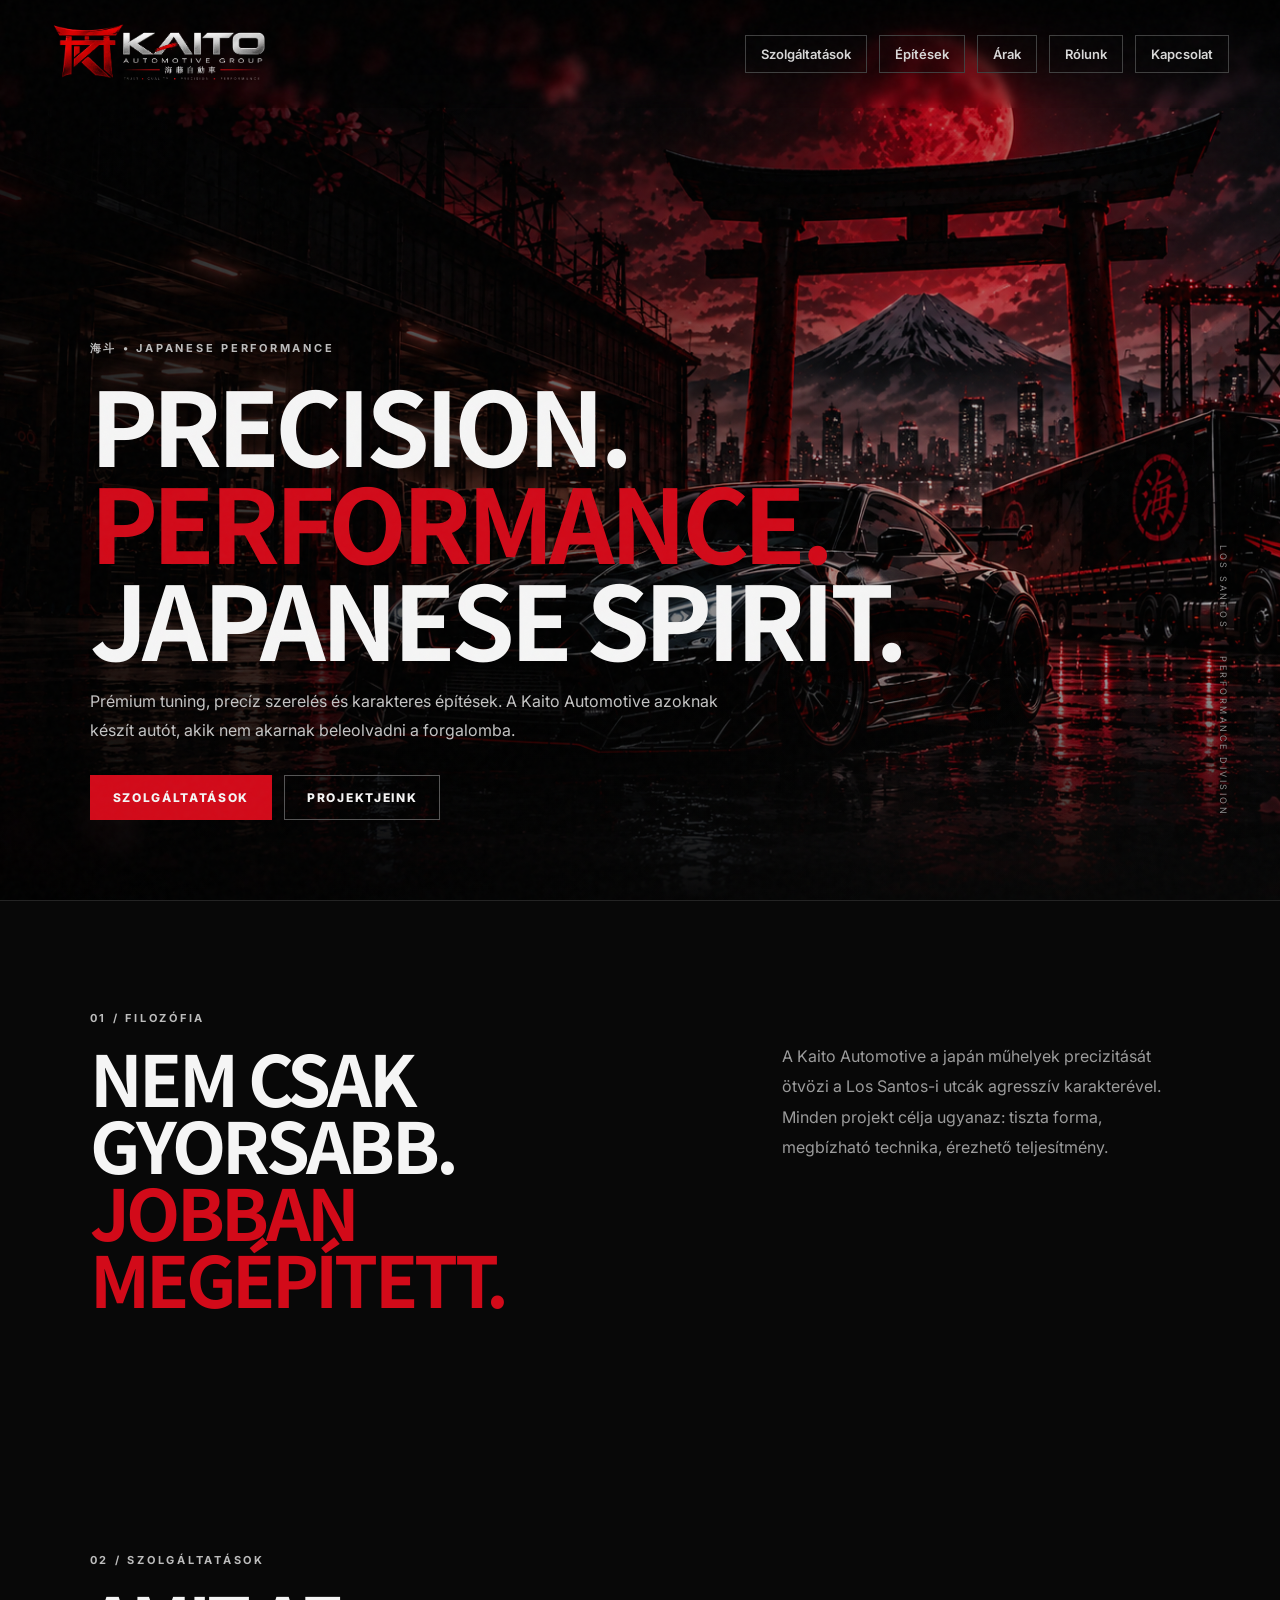
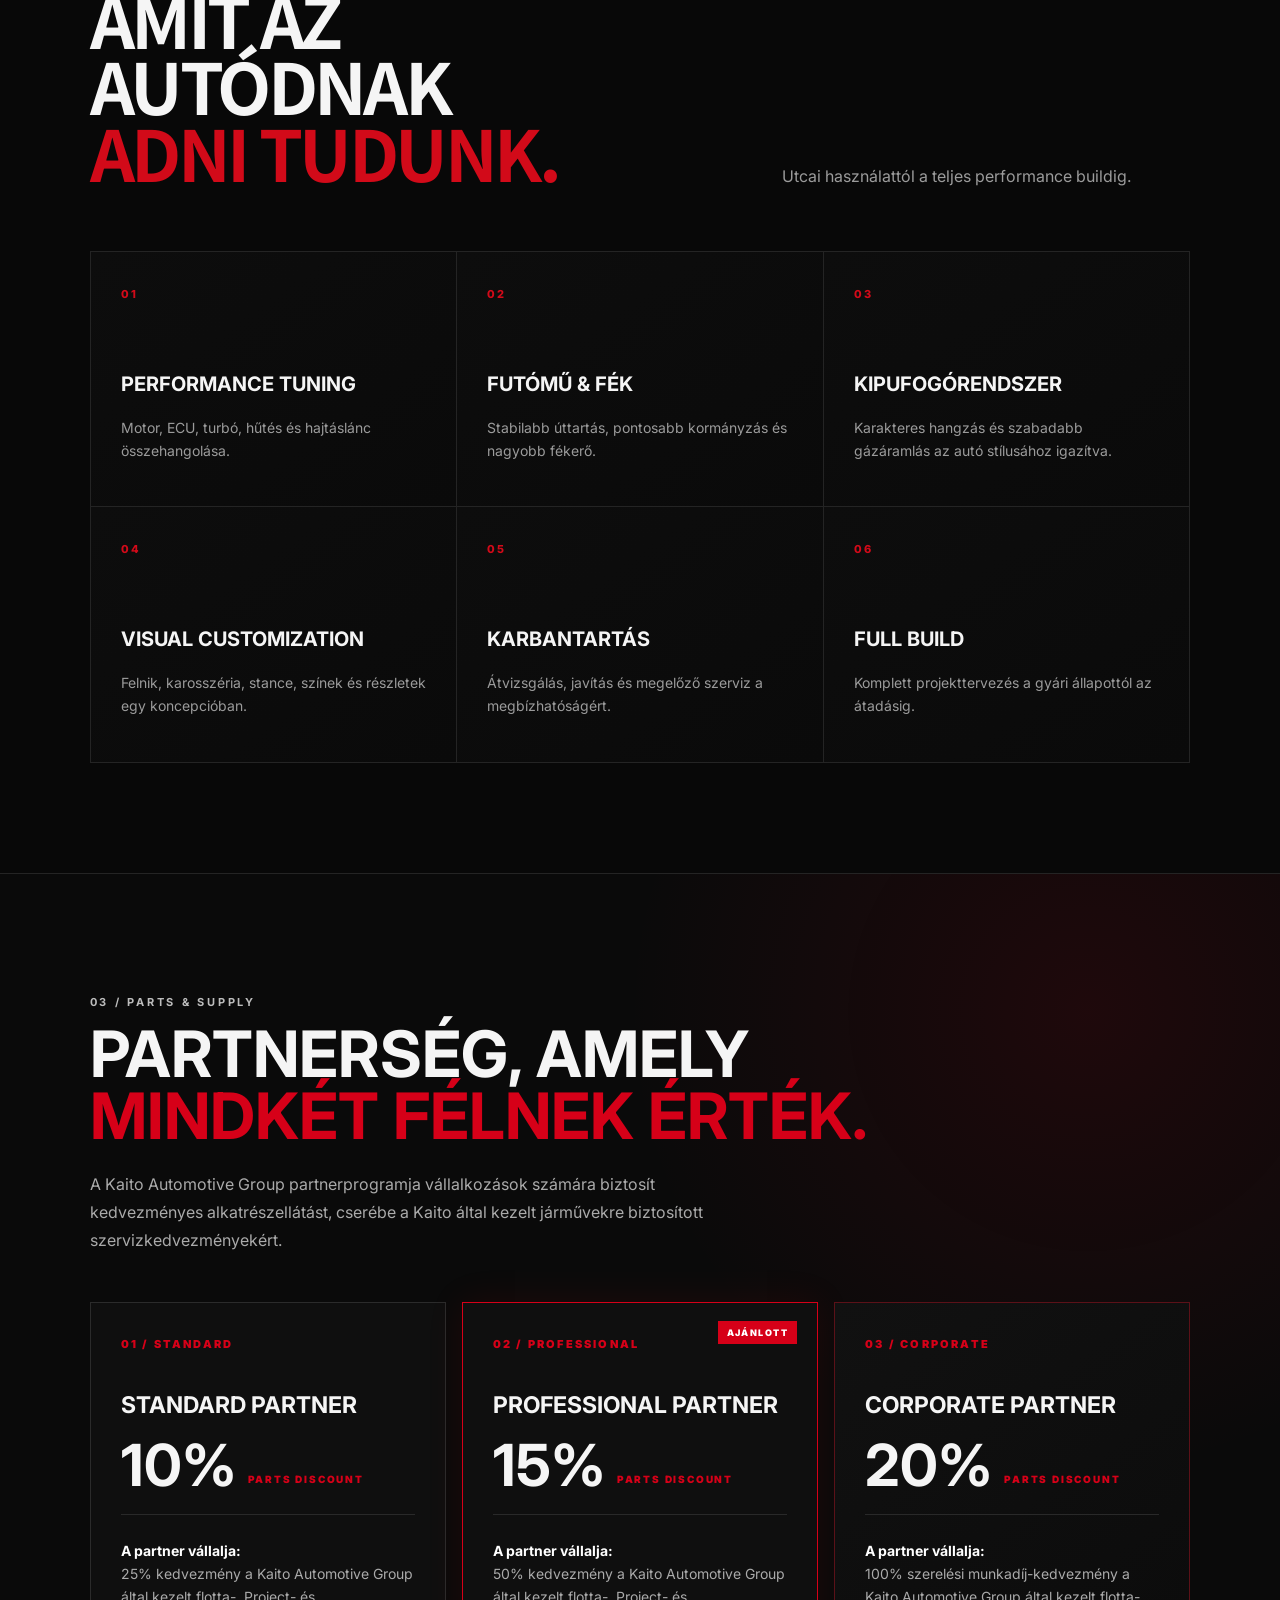
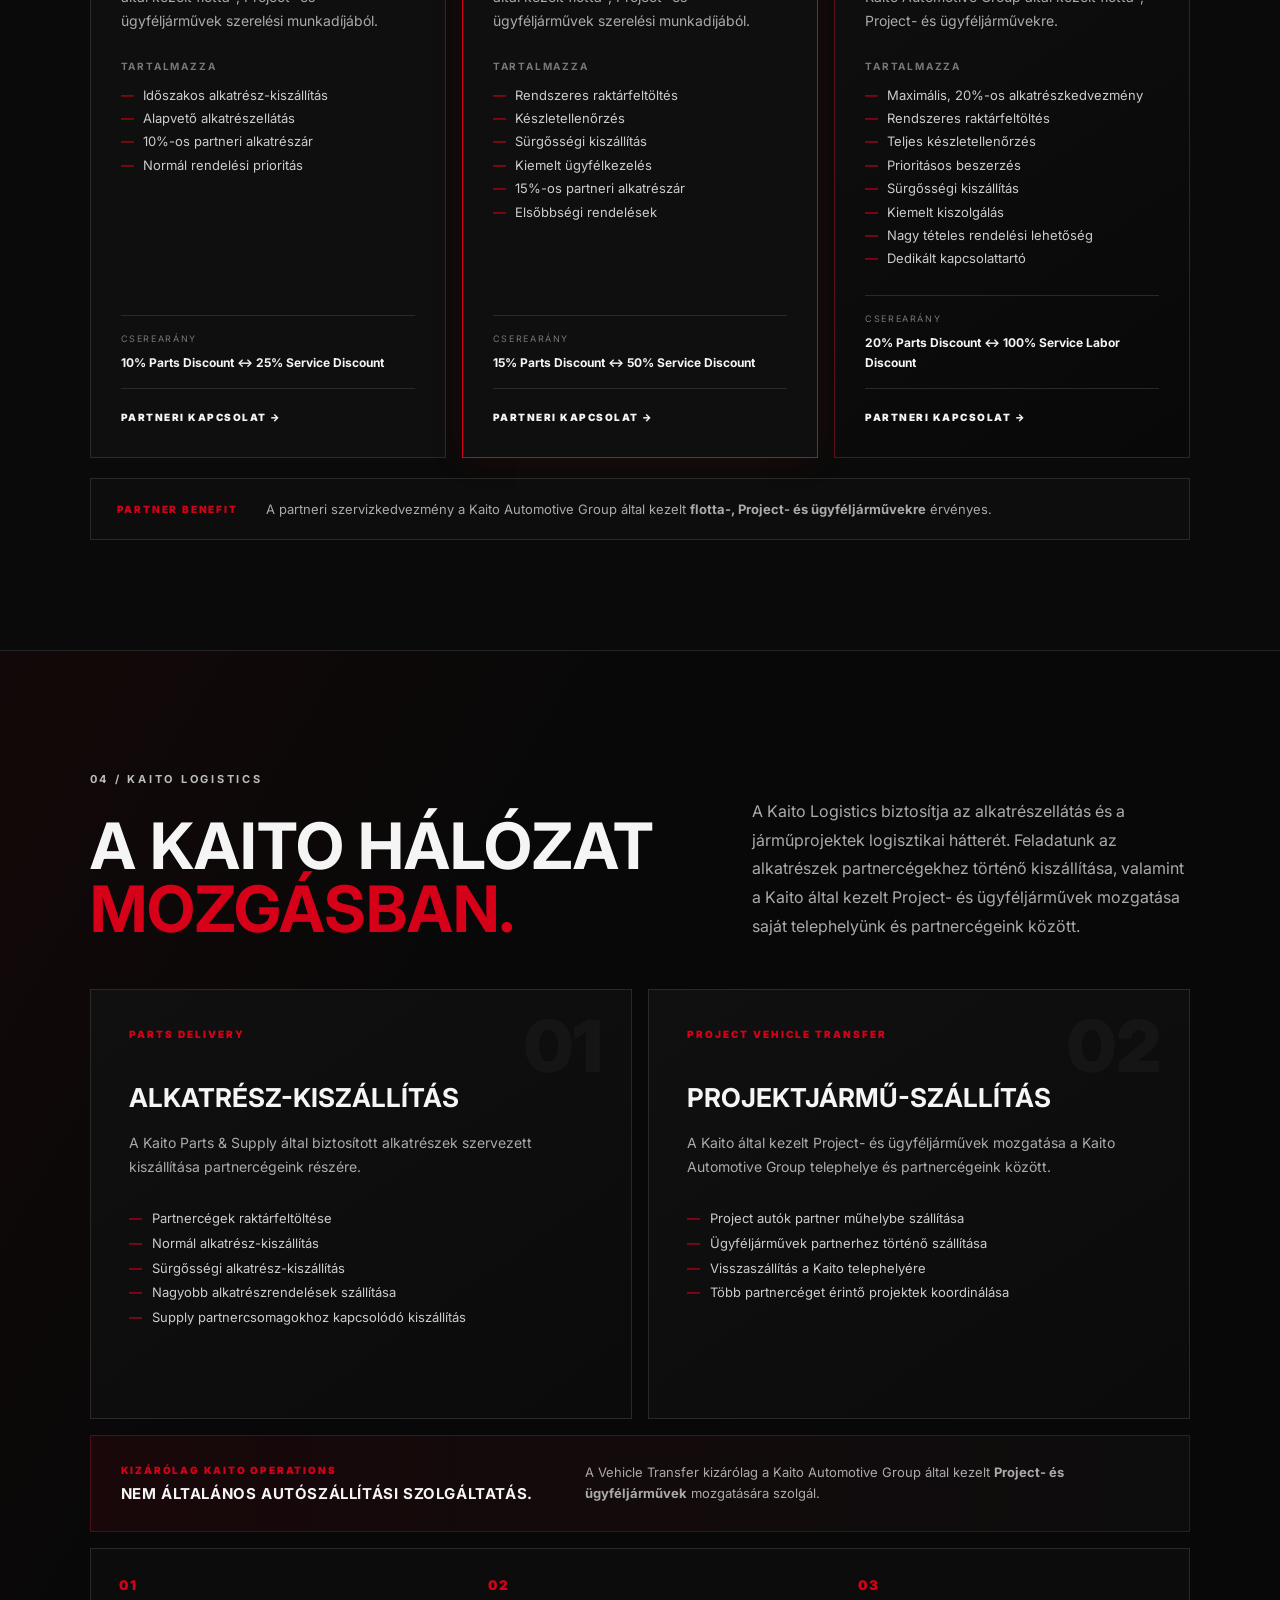
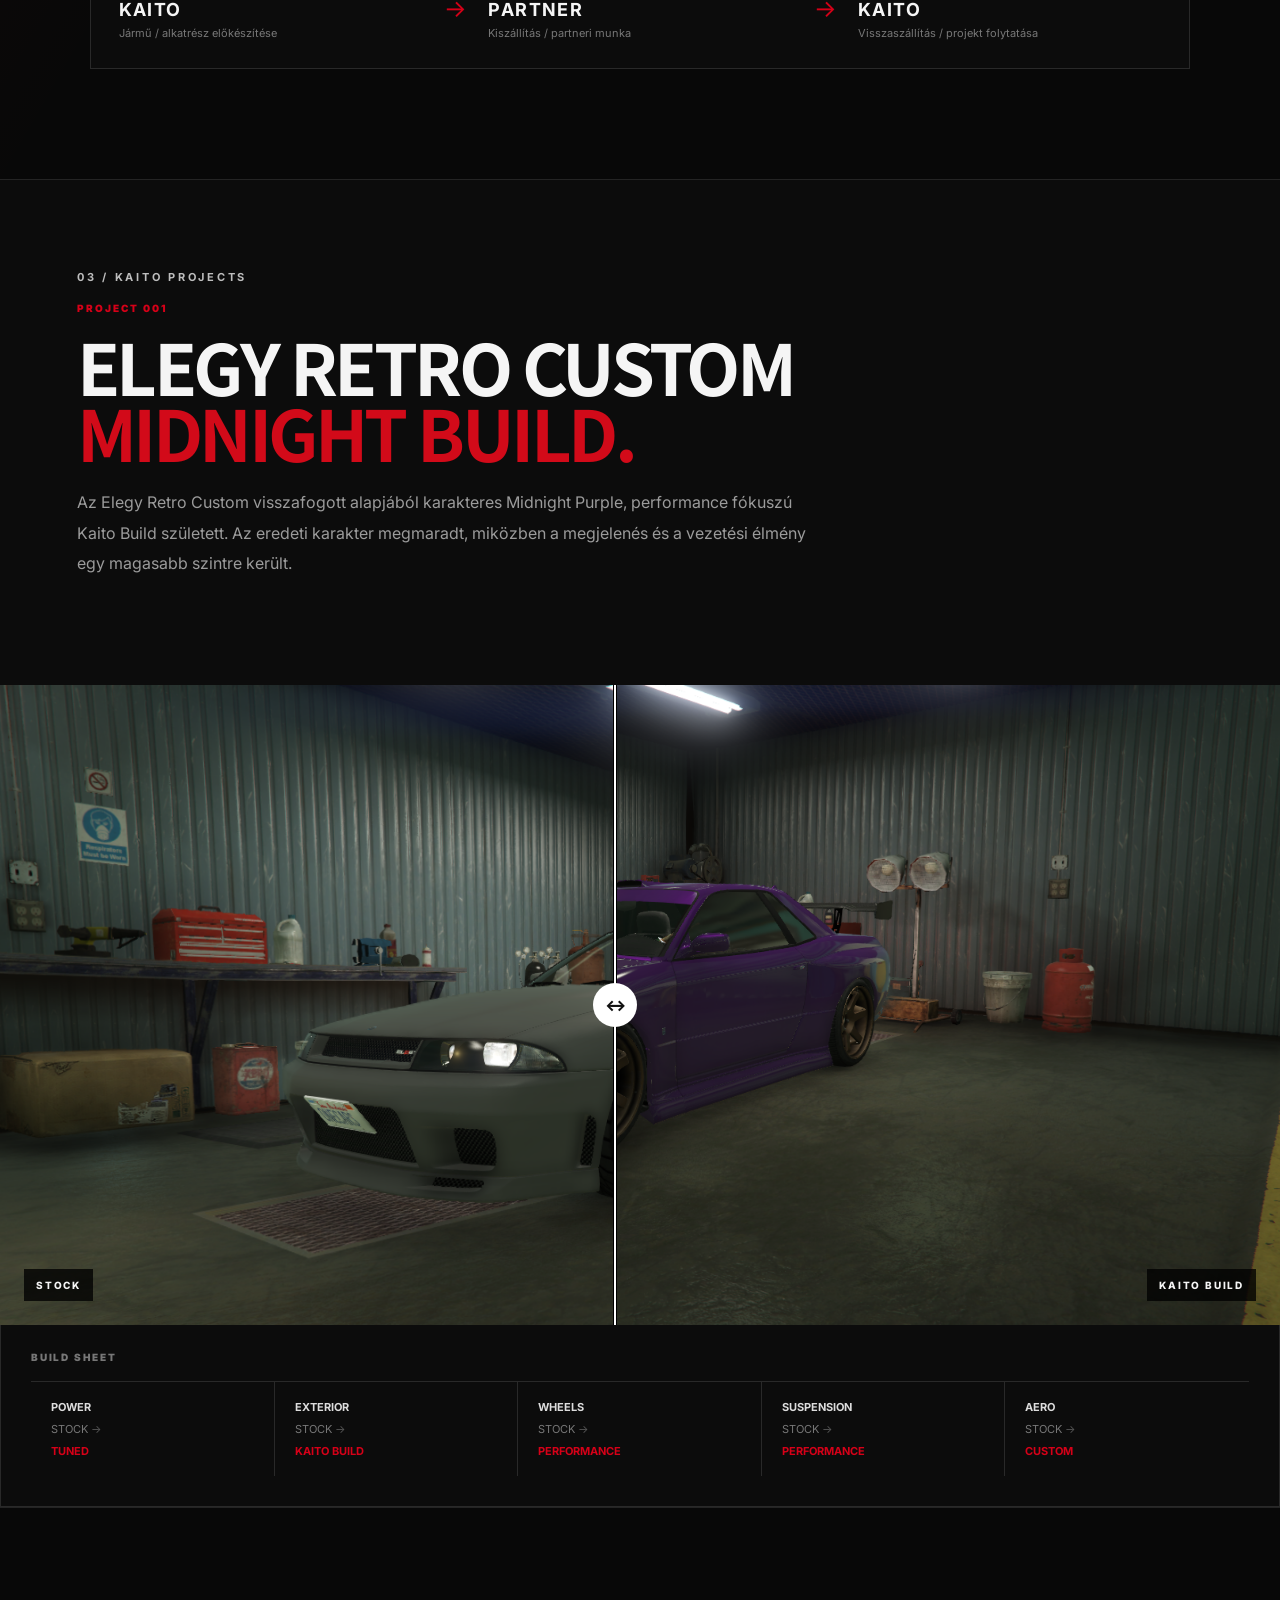
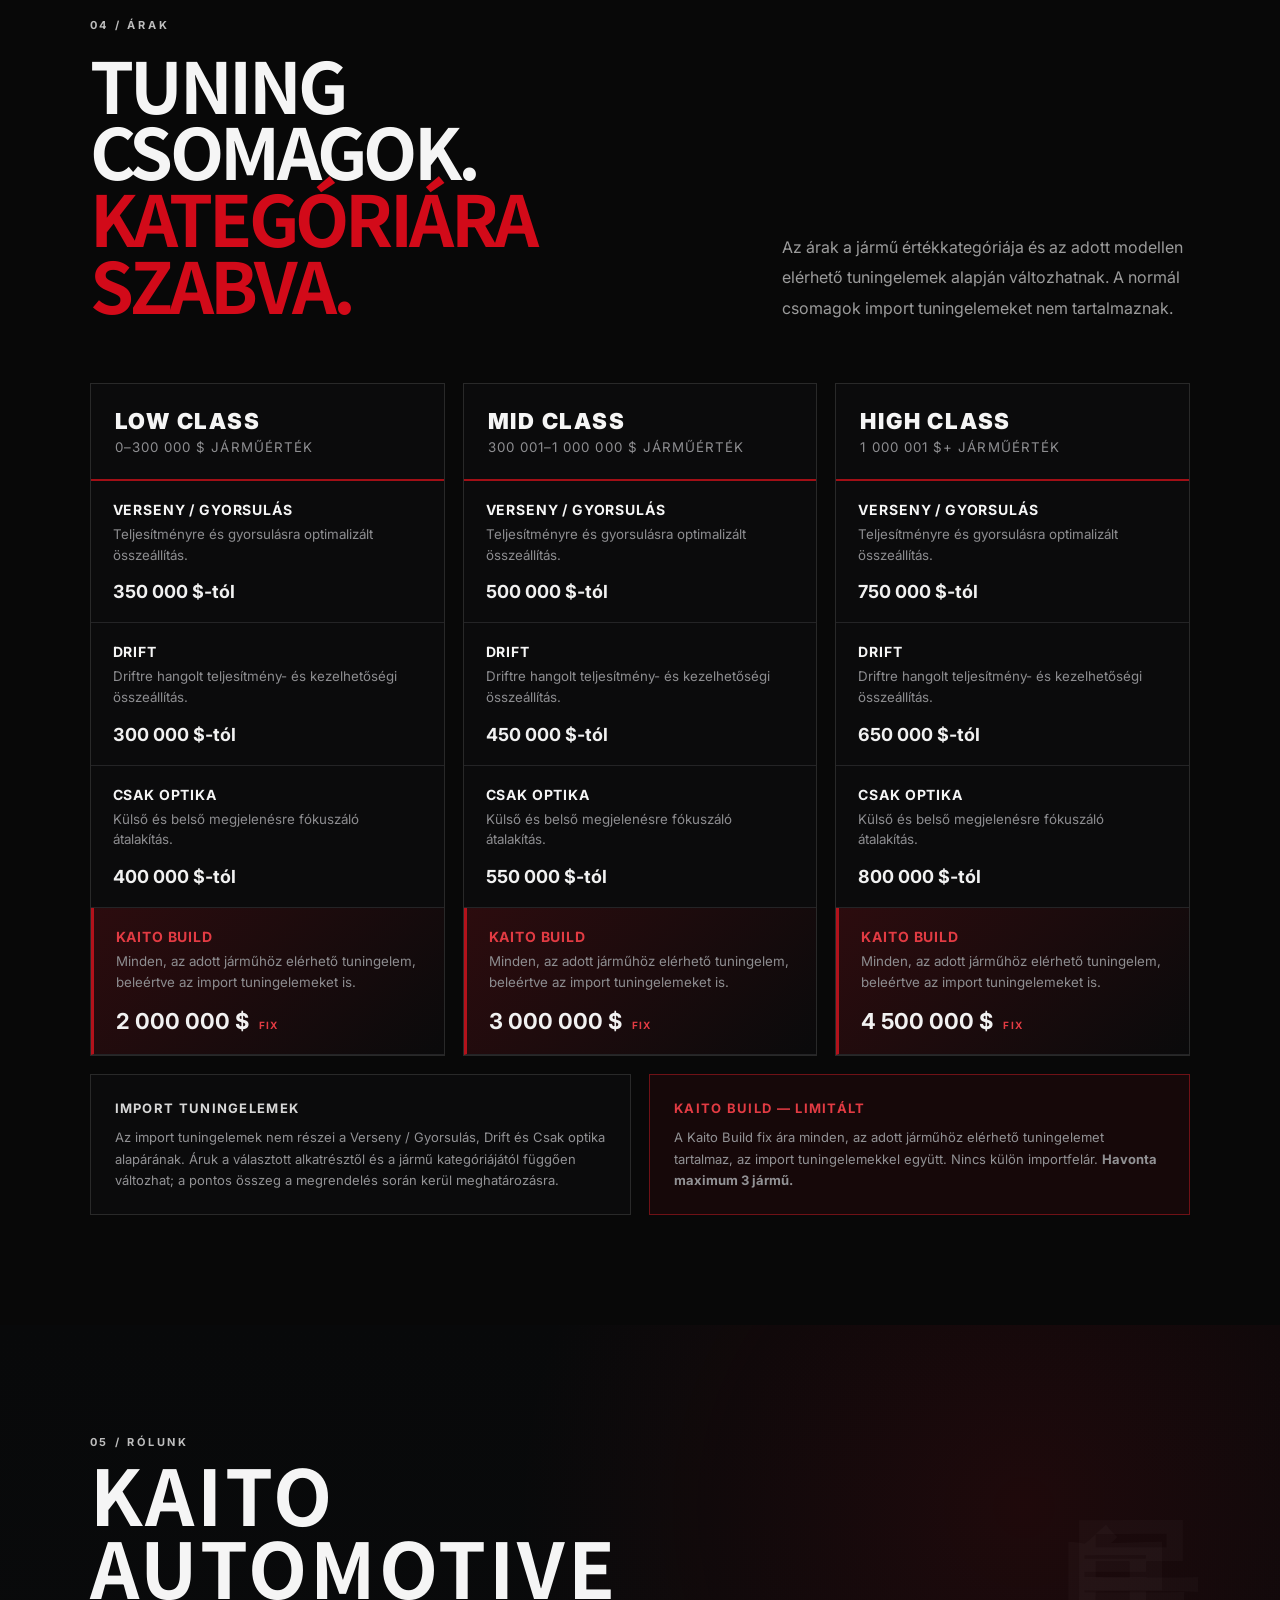
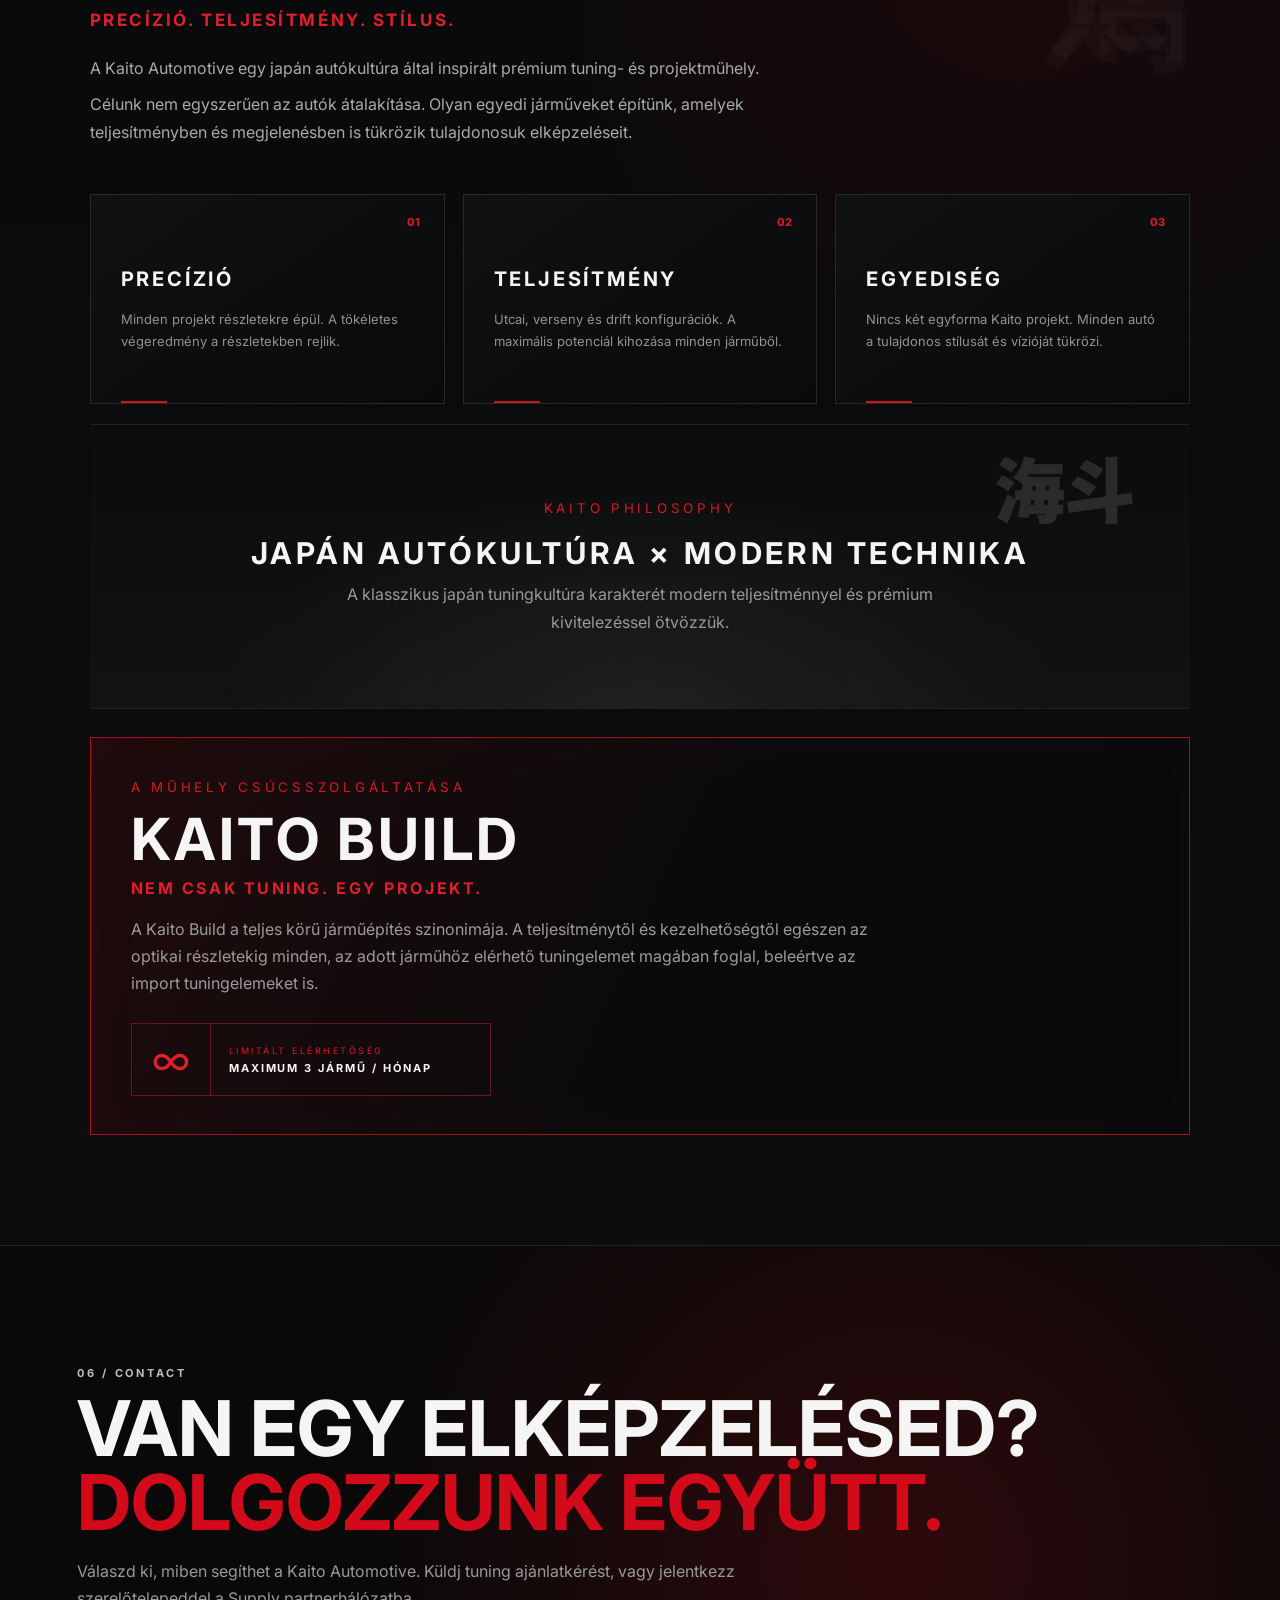
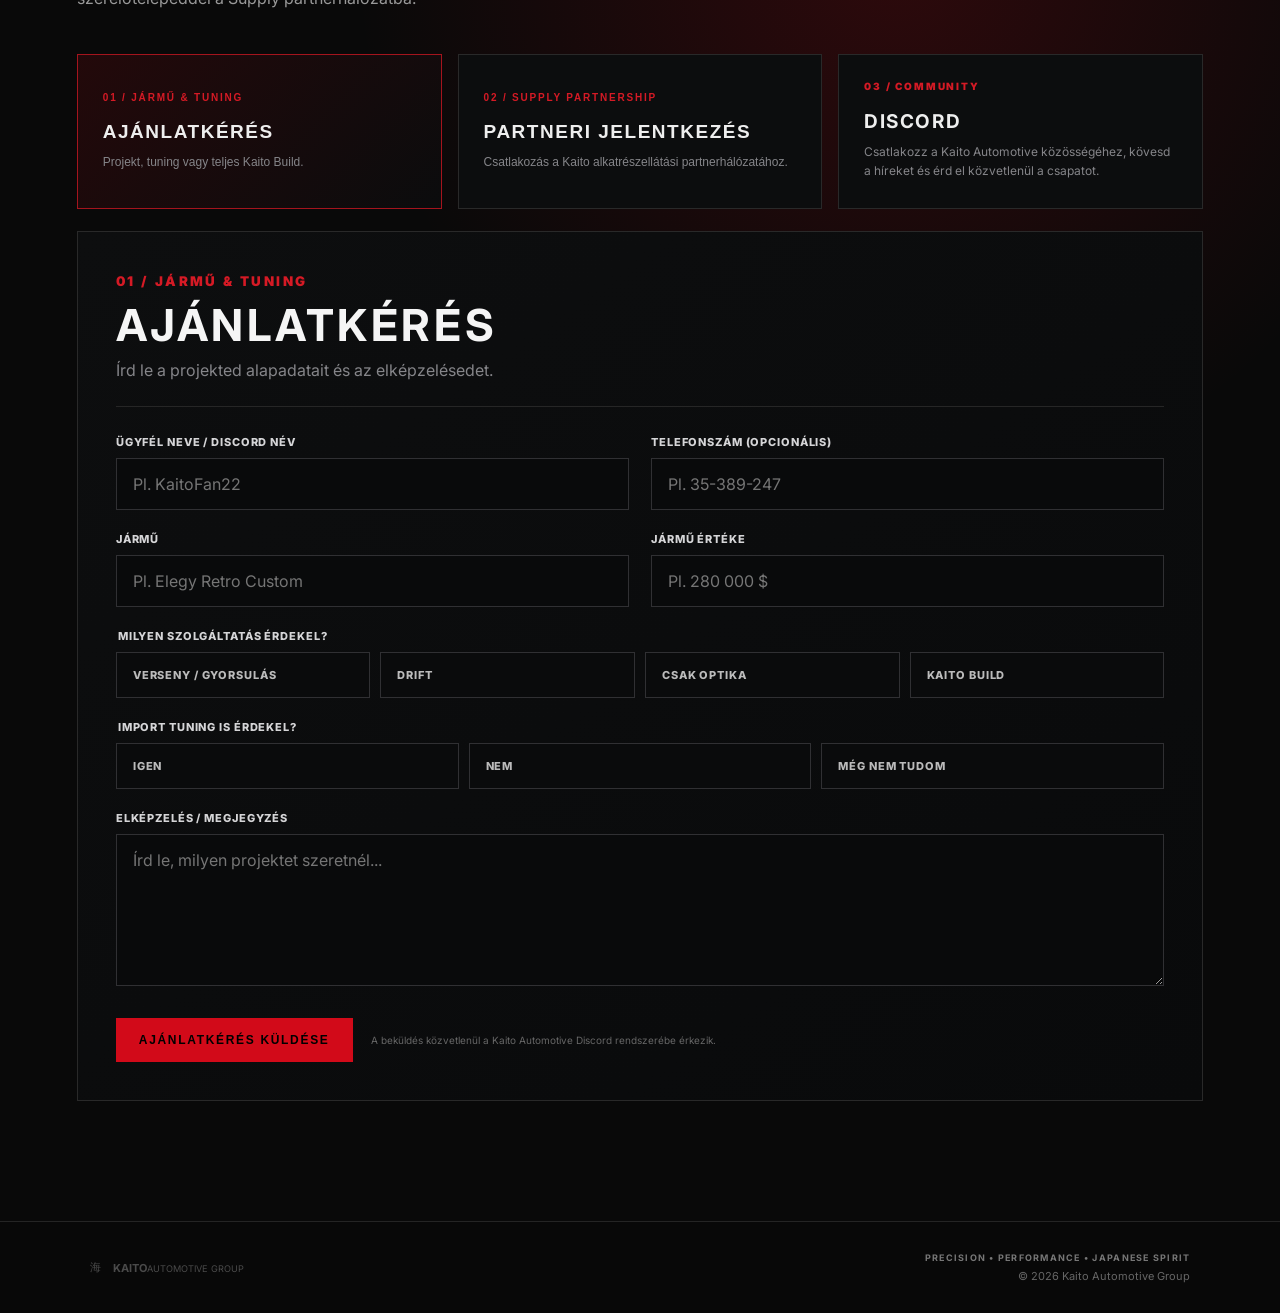
<file: index.html>
<!doctype html>
<html lang="hu">
<head>
  <meta charset="utf-8">
  <meta name="viewport" content="width=device-width,initial-scale=1">
  <meta name="theme-color" content="#0a0a0a">
  <title>Kaito Automotive Group</title>
  <meta name="description" content="Kaito Automotive Group — prémium japán ihletésű tuning, performance és egyedi építések Los Santosban.">
  <link rel="canonical" href="https://kaito-automotive.vercel.app/">
  <link rel="icon" type="image/png" sizes="64x64" href="assets/favicon-64.png">
  <link rel="apple-touch-icon" sizes="180x180" href="assets/apple-touch-icon.png">
  <meta property="og:type" content="website">
  <meta property="og:site_name" content="Kaito Automotive Group">
  <meta property="og:title" content="Kaito Automotive Group — Precision. Performance. Japanese Spirit.">
  <meta property="og:description" content="Prémium japán ihletésű tuning, egyedi Kaito Build projektek, alkatrészellátás és partneri együttműködések.">
  <meta property="og:url" content="https://kaito-automotive.vercel.app/">
  <meta property="og:image" content="https://kaito-automotive.vercel.app/assets/kaito-hero-background.png">
  <meta property="og:image:width" content="1672">
  <meta property="og:image:height" content="941">
  <meta name="twitter:card" content="summary_large_image">
  <meta name="twitter:title" content="Kaito Automotive Group">
  <meta name="twitter:description" content="Precision. Performance. Japanese Spirit.">
  <meta name="twitter:image" content="https://kaito-automotive.vercel.app/assets/kaito-hero-background.png">
  <link rel="preconnect" href="https://fonts.googleapis.com">
  <link rel="preconnect" href="https://fonts.gstatic.com" crossorigin>
  <link href="https://fonts.googleapis.com/css2?family=Inter:wght@400;500;600;700;800&family=Noto+Sans+JP:wght@500;700;900&display=swap" rel="stylesheet">
  <link rel="stylesheet" href="styles.css">
</head>
<body>
  <div class="noise"></div>

  <header class="site-header">
    <a class="brand brand-logo" href="#home" aria-label="Kaito Automotive Group">
      <img src="assets/kaito-logo.png" alt="Kaito Automotive Group">
    </a>

    <button class="menu-toggle" aria-label="Menü megnyitása" aria-expanded="false">☰</button>

    <nav class="main-nav">
      <a href="#services">Szolgáltatások</a>
      <a href="#builds">Építések</a>
      <a href="#pricing">Árak</a>
      <a href="#about">Rólunk</a>
      <a class="nav-cta" href="#contact">Kapcsolat</a>
    </nav>
  </header>

  <main>
    <section class="hero" id="home">
      <div class="hero-overlay"></div>
      <div class="hero-content reveal">
        <p class="eyebrow">海斗 • JAPANESE PERFORMANCE</p>
        <h1>Precision.<br><span>Performance.</span><br>Japanese Spirit.</h1>
        <p class="hero-copy">
          Prémium tuning, precíz szerelés és karakteres építések.
          A Kaito Automotive azoknak készít autót, akik nem akarnak beleolvadni a forgalomba.
        </p>
        <div class="hero-actions">
          <a class="btn btn-primary" href="#services">Szolgáltatások</a>
          <a class="btn btn-ghost" href="#builds">Projektjeink</a>
        </div>
      </div>

      <div class="hero-side reveal">
        <span>LOS SANTOS</span>
        <span>PERFORMANCE DIVISION</span>
      </div>
    </section>

    <section class="section intro">
      <div class="section-kicker">01 / FILOZÓFIA</div>
      <div class="intro-grid">
        <h2>Nem csak gyorsabb.<br><span>Jobban megépített.</span></h2>
        <p>
          A Kaito Automotive a japán műhelyek precizitását ötvözi a Los Santos-i utcák
          agresszív karakterével. Minden projekt célja ugyanaz: tiszta forma, megbízható technika,
          érezhető teljesítmény.
        </p>
      </div>
    </section>

    <section class="section" id="services">
      <div class="section-heading">
        <div>
          <div class="section-kicker">02 / SZOLGÁLTATÁSOK</div>
          <h2>Amit az autódnak<br><span>adni tudunk.</span></h2>
        </div>
        <p>Utcai használattól a teljes performance buildig.</p>
      </div>

      <div class="service-grid">
        <article class="service-card reveal">
          <span>01</span>
          <h3>Performance tuning</h3>
          <p>Motor, ECU, turbó, hűtés és hajtáslánc összehangolása.</p>
        </article>
        <article class="service-card reveal">
          <span>02</span>
          <h3>Futómű & fék</h3>
          <p>Stabilabb úttartás, pontosabb kormányzás és nagyobb fékerő.</p>
        </article>
        <article class="service-card reveal">
          <span>03</span>
          <h3>Kipufogórendszer</h3>
          <p>Karakteres hangzás és szabadabb gázáramlás az autó stílusához igazítva.</p>
        </article>
        <article class="service-card reveal">
          <span>04</span>
          <h3>Visual customization</h3>
          <p>Felnik, karosszéria, stance, színek és részletek egy koncepcióban.</p>
        </article>
        <article class="service-card reveal">
          <span>05</span>
          <h3>Karbantartás</h3>
          <p>Átvizsgálás, javítás és megelőző szerviz a megbízhatóságért.</p>
        </article>
        <article class="service-card reveal">
          <span>06</span>
          <h3>Full build</h3>
          <p>Komplett projekttervezés a gyári állapottól az átadásig.</p>
        </article>
      </div>
    </section>
<section class="supply-partners" id="supply">
<div class="supply-head"><p class="eyebrow">03 / PARTS &amp; SUPPLY</p><h2>PARTNERSÉG, AMELY<br><span>MINDKÉT FÉLNEK ÉRTÉK.</span></h2><p class="supply-intro">A Kaito Automotive Group partnerprogramja vállalkozások számára biztosít kedvezményes alkatrészellátást, cserébe a Kaito által kezelt járművekre biztosított szervizkedvezményekért.</p></div>
<div class="partner-grid">
<article class="partner-card"><div class="partner-tier">01 / STANDARD</div><h3>STANDARD PARTNER</h3><div class="discount"><strong>10%</strong><span>PARTS DISCOUNT</span></div><p class="partner-duty"><b>A partner vállalja:</b><br>25% kedvezmény a Kaito Automotive Group által kezelt flotta-, Project- és ügyféljárművek szerelési munkadíjából.</p><h4>TARTALMAZZA</h4><ul><li>Időszakos alkatrész-kiszállítás</li><li>Alapvető alkatrészellátás</li><li>10%-os partneri alkatrészár</li><li>Normál rendelési prioritás</li></ul><div class="exchange"><span>CSEREARÁNY</span><b>10% Parts Discount ↔ 25% Service Discount</b></div><a class="partner-link" href="#contact">PARTNERI KAPCSOLAT →</a></article>
<article class="partner-card featured"><div class="recommended">AJÁNLOTT</div><div class="partner-tier">02 / PROFESSIONAL</div><h3>PROFESSIONAL PARTNER</h3><div class="discount"><strong>15%</strong><span>PARTS DISCOUNT</span></div><p class="partner-duty"><b>A partner vállalja:</b><br>50% kedvezmény a Kaito Automotive Group által kezelt flotta-, Project- és ügyféljárművek szerelési munkadíjából.</p><h4>TARTALMAZZA</h4><ul><li>Rendszeres raktárfeltöltés</li><li>Készletellenőrzés</li><li>Sürgősségi kiszállítás</li><li>Kiemelt ügyfélkezelés</li><li>15%-os partneri alkatrészár</li><li>Elsőbbségi rendelések</li></ul><div class="exchange"><span>CSEREARÁNY</span><b>15% Parts Discount ↔ 50% Service Discount</b></div><a class="partner-link" href="#contact">PARTNERI KAPCSOLAT →</a></article>
<article class="partner-card corporate"><div class="partner-tier">03 / CORPORATE</div><h3>CORPORATE PARTNER</h3><div class="discount"><strong>20%</strong><span>PARTS DISCOUNT</span></div><p class="partner-duty"><b>A partner vállalja:</b><br>100% szerelési munkadíj-kedvezmény a Kaito Automotive Group által kezelt flotta-, Project- és ügyféljárművekre.</p><h4>TARTALMAZZA</h4><ul><li>Maximális, 20%-os alkatrészkedvezmény</li><li>Rendszeres raktárfeltöltés</li><li>Teljes készletellenőrzés</li><li>Prioritásos beszerzés</li><li>Sürgősségi kiszállítás</li><li>Kiemelt kiszolgálás</li><li>Nagy tételes rendelési lehetőség</li><li>Dedikált kapcsolattartó</li></ul><div class="exchange"><span>CSEREARÁNY</span><b>20% Parts Discount ↔ 100% Service Labor Discount</b></div><a class="partner-link" href="#contact">PARTNERI KAPCSOLAT →</a></article>
</div><div class="partner-benefit"><span>PARTNER BENEFIT</span><p>A partneri szervizkedvezmény a Kaito Automotive Group által kezelt <b>flotta-, Project- és ügyféljárművekre</b> érvényes.</p></div></section>

<section class="logistics-section" id="logistics">
  <div class="logistics-head">
    <p class="eyebrow">04 / KAITO LOGISTICS</p>
    <h2>A KAITO HÁLÓZAT<br><span>MOZGÁSBAN.</span></h2>
    <p class="logistics-intro">
      A Kaito Logistics biztosítja az alkatrészellátás és a járműprojektek logisztikai hátterét.
      Feladatunk az alkatrészek partnercégekhez történő kiszállítása, valamint a Kaito által kezelt
      Project- és ügyféljárművek mozgatása saját telephelyünk és partnercégeink között.
    </p>
  </div>

  <div class="logistics-grid">
    <article class="logistics-card">
      <div class="logistics-number">01</div>
      <p class="logistics-label">PARTS DELIVERY</p>
      <h3>ALKATRÉSZ-KISZÁLLÍTÁS</h3>
      <p>
        A Kaito Parts &amp; Supply által biztosított alkatrészek szervezett kiszállítása
        partnercégeink részére.
      </p>
      <ul>
        <li>Partnercégek raktárfeltöltése</li>
        <li>Normál alkatrész-kiszállítás</li>
        <li>Sürgősségi alkatrész-kiszállítás</li>
        <li>Nagyobb alkatrészrendelések szállítása</li>
        <li>Supply partnercsomagokhoz kapcsolódó kiszállítás</li>
      </ul>
    </article>

    <article class="logistics-card">
      <div class="logistics-number">02</div>
      <p class="logistics-label">PROJECT VEHICLE TRANSFER</p>
      <h3>PROJEKTJÁRMŰ-SZÁLLÍTÁS</h3>
      <p>
        A Kaito által kezelt Project- és ügyféljárművek mozgatása a Kaito Automotive Group
        telephelye és partnercégeink között.
      </p>
      <ul>
        <li>Project autók partner műhelybe szállítása</li>
        <li>Ügyféljárművek partnerhez történő szállítása</li>
        <li>Visszaszállítás a Kaito telephelyére</li>
        <li>Több partnercéget érintő projektek koordinálása</li>
      </ul>
    </article>
  </div>

  <div class="operations-note">
    <div>
      <span>KIZÁRÓLAG KAITO OPERATIONS</span>
      <strong>NEM ÁLTALÁNOS AUTÓSZÁLLÍTÁSI SZOLGÁLTATÁS.</strong>
    </div>
    <p>
      A Vehicle Transfer kizárólag a Kaito Automotive Group által kezelt
      <b>Project- és ügyféljárművek</b> mozgatására szolgál.
    </p>
  </div>

  <div class="logistics-flow">
    <div><small>01</small><strong>KAITO</strong><span>Jármű / alkatrész előkészítése</span></div>
    <i>→</i>
    <div><small>02</small><strong>PARTNER</strong><span>Kiszállítás / partneri munka</span></div>
    <i>→</i>
    <div><small>03</small><strong>KAITO</strong><span>Visszaszállítás / projekt folytatása</span></div>
  </div>
</section>


    <section class="build-section" id="builds">
      <div class="build-copy reveal">
        <div class="section-kicker">03 / KAITO PROJECTS</div>
        <div class="project-number">PROJECT 001</div>
        <h2>Elegy Retro Custom<br><span>Midnight Build.</span></h2>
        <p>
          Az Elegy Retro Custom visszafogott alapjából karakteres Midnight Purple,
          performance fókuszú Kaito Build született. Az eredeti karakter megmaradt,
          miközben a megjelenés és a vezetési élmény egy magasabb szintre került.
        </p>

        
      </div>

      <div class="before-after reveal" id="compare">
        <img class="ba-image ba-after" src="assets/elegy-kaito-build.png" alt="Elegy Retro Custom Kaito Build">
        <div class="ba-before-wrap" id="beforeWrap">
          <img class="ba-image ba-before" src="assets/elegy-stock.png" alt="Elegy Retro Custom stock">
        </div>
        <div class="ba-line" id="baLine"></div>
        <input id="baRange" type="range" min="0" max="100" value="50" aria-label="Stock és Kaito Build összehasonlítása">
        <span class="ba-label left">STOCK</span>
        <span class="ba-label right">KAITO BUILD</span>
      </div>

      <div class="project-build-sheet">
          <div class="pbs-title">BUILD SHEET</div>
          <div><span>POWER</span><em>STOCK</em><b>→</b><strong>TUNED</strong></div>
          <div><span>EXTERIOR</span><em>STOCK</em><b>→</b><strong>KAITO BUILD</strong></div>
          <div><span>WHEELS</span><em>STOCK</em><b>→</b><strong>PERFORMANCE</strong></div>
          <div><span>SUSPENSION</span><em>STOCK</em><b>→</b><strong>PERFORMANCE</strong></div>
          <div><span>AERO</span><em>STOCK</em><b>→</b><strong>CUSTOM</strong></div>
        </div>
    </section>

    <section class="section pricing-section" id="pricing">
      <div class="section-heading">
        <div>
          <div class="section-kicker">04 / ÁRAK</div>
          <h2>Tuning csomagok.<br><span>Kategóriára szabva.</span></h2>
        </div>
        <p>Az árak a jármű értékkategóriája és az adott modellen elérhető tuningelemek alapján változhatnak. A normál csomagok import tuningelemeket nem tartalmaznak.</p>
      </div>

      <div class="pricing-classes reveal">
        <article class="pricing-class">
          <div class="pricing-class-head"><span>LOW CLASS</span><small>0–300 000 $ járműérték</small></div>
          <div class="pricing-package"><div><strong>Verseny / Gyorsulás</strong><small>Teljesítményre és gyorsulásra optimalizált összeállítás.</small></div><b>350 000 $-tól</b></div>
          <div class="pricing-package"><div><strong>Drift</strong><small>Driftre hangolt teljesítmény- és kezelhetőségi összeállítás.</small></div><b>300 000 $-tól</b></div>
          <div class="pricing-package"><div><strong>Csak optika</strong><small>Külső és belső megjelenésre fókuszáló átalakítás.</small></div><b>400 000 $-tól</b></div>
          <div class="pricing-package kaito-build"><div><strong>KAITO BUILD</strong><small>Minden, az adott járműhöz elérhető tuningelem, beleértve az import tuningelemeket is.</small></div><b>2 000 000 $ <em>FIX</em></b></div>
        </article>

        <article class="pricing-class">
          <div class="pricing-class-head"><span>MID CLASS</span><small>300 001–1 000 000 $ járműérték</small></div>
          <div class="pricing-package"><div><strong>Verseny / Gyorsulás</strong><small>Teljesítményre és gyorsulásra optimalizált összeállítás.</small></div><b>500 000 $-tól</b></div>
          <div class="pricing-package"><div><strong>Drift</strong><small>Driftre hangolt teljesítmény- és kezelhetőségi összeállítás.</small></div><b>450 000 $-tól</b></div>
          <div class="pricing-package"><div><strong>Csak optika</strong><small>Külső és belső megjelenésre fókuszáló átalakítás.</small></div><b>550 000 $-tól</b></div>
          <div class="pricing-package kaito-build"><div><strong>KAITO BUILD</strong><small>Minden, az adott járműhöz elérhető tuningelem, beleértve az import tuningelemeket is.</small></div><b>3 000 000 $ <em>FIX</em></b></div>
        </article>

        <article class="pricing-class">
          <div class="pricing-class-head"><span>HIGH CLASS</span><small>1 000 001 $+ járműérték</small></div>
          <div class="pricing-package"><div><strong>Verseny / Gyorsulás</strong><small>Teljesítményre és gyorsulásra optimalizált összeállítás.</small></div><b>750 000 $-tól</b></div>
          <div class="pricing-package"><div><strong>Drift</strong><small>Driftre hangolt teljesítmény- és kezelhetőségi összeállítás.</small></div><b>650 000 $-tól</b></div>
          <div class="pricing-package"><div><strong>Csak optika</strong><small>Külső és belső megjelenésre fókuszáló átalakítás.</small></div><b>800 000 $-tól</b></div>
          <div class="pricing-package kaito-build"><div><strong>KAITO BUILD</strong><small>Minden, az adott járműhöz elérhető tuningelem, beleértve az import tuningelemeket is.</small></div><b>4 500 000 $ <em>FIX</em></b></div>
        </article>
      </div>

      <div class="pricing-notes reveal">
        <div><strong>IMPORT TUNINGELEMEK</strong><p>Az import tuningelemek nem részei a Verseny / Gyorsulás, Drift és Csak optika alapárának. Áruk a választott alkatrésztől és a jármű kategóriájától függően változhat; a pontos összeg a megrendelés során kerül meghatározásra.</p></div>
        <div class="kaito-note"><strong>KAITO BUILD — LIMITÁLT</strong><p>A Kaito Build fix ára minden, az adott járműhöz elérhető tuningelemet tartalmaz, az import tuningelemekkel együtt. Nincs külön importfelár. <b>Havonta maximum 3 jármű.</b></p></div>
      </div>
    </section>

    <section class="section about about-premium" id="about">
      <div class="about-hero reveal">
        <div class="section-kicker">05 / RÓLUNK</div>
        <h2>KAITO AUTOMOTIVE</h2>
        <h3>PRECÍZIÓ. TELJESÍTMÉNY. STÍLUS.</h3>
        <p>A Kaito Automotive egy japán autókultúra által inspirált prémium tuning- és projektműhely.</p>
        <p>Célunk nem egyszerűen az autók átalakítása. Olyan egyedi járműveket építünk, amelyek teljesítményben és megjelenésben is tükrözik tulajdonosuk elképzeléseit.</p>
      </div>
      <div class="about-pillars reveal">
        <article><span>01</span><strong>PRECÍZIÓ</strong><p>Minden projekt részletekre épül. A tökéletes végeredmény a részletekben rejlik.</p></article>
        <article><span>02</span><strong>TELJESÍTMÉNY</strong><p>Utcai, verseny és drift konfigurációk. A maximális potenciál kihozása minden járműből.</p></article>
        <article><span>03</span><strong>EGYEDISÉG</strong><p>Nincs két egyforma Kaito projekt. Minden autó a tulajdonos stílusát és vízióját tükrözi.</p></article>
      </div>
      <div class="about-philosophy reveal">
        <div class="about-mark">海斗</div>
        <small>KAITO PHILOSOPHY</small>
        <h3>JAPÁN AUTÓKULTÚRA × MODERN TECHNIKA</h3>
        <p>A klasszikus japán tuningkultúra karakterét modern teljesítménnyel és prémium kivitelezéssel ötvözzük.</p>
      </div>
      <div class="about-kaito-build reveal">
        <div><small>A MŰHELY CSÚCSSZOLGÁLTATÁSA</small><h3>KAITO BUILD</h3><strong>NEM CSAK TUNING. EGY PROJEKT.</strong>
        <p>A Kaito Build a teljes körű járműépítés szinonimája. A teljesítménytől és kezelhetőségtől egészen az optikai részletekig minden, az adott járműhöz elérhető tuningelemet magában foglal, beleértve az import tuningelemeket is.</p></div>
        <div class="about-limit"><span>∞</span><div><small>LIMITÁLT ELÉRHETŐSÉG</small><b>MAXIMUM 3 JÁRMŰ / HÓNAP</b></div></div>
      </div>
    </section>

    <section class="contact-section" id="contact">
      <div class="contact-shell reveal">
        <div class="section-kicker">06 / CONTACT</div>
        <h2>Van egy elképzelésed?<br><span>Dolgozzunk együtt.</span></h2>
        <p class="contact-lead">Válaszd ki, miben segíthet a Kaito Automotive. Küldj tuning ajánlatkérést, vagy jelentkezz szerelőtelepeddel a Supply partnerhálózatba.</p>

        <div class="contact-paths">
          <button class="contact-path active" type="button" data-contact-target="tuningForm">
            <small>01 / JÁRMŰ &amp; TUNING</small><strong>AJÁNLATKÉRÉS</strong><span>Projekt, tuning vagy teljes Kaito Build.</span>
          </button>
          <button class="contact-path" type="button" data-contact-target="partnerForm">
            <small>02 / SUPPLY PARTNERSHIP</small><strong>PARTNERI JELENTKEZÉS</strong><span>Csatlakozás a Kaito alkatrészellátási partnerhálózatához.</span>
          </button>
          <a class="contact-path discord-path" href="https://discord.gg/VpS3cnBh6C" target="_blank" rel="noopener noreferrer">
            <small>03 / COMMUNITY</small><strong>DISCORD</strong><span>Csatlakozz a Kaito Automotive közösségéhez, kövesd a híreket és érd el közvetlenül a csapatot.</span>
          </a>
        </div>

        <div class="contact-form-panel active" id="tuningForm">
          <div class="form-heading"><small>01 / JÁRMŰ &amp; TUNING</small><h3>AJÁNLATKÉRÉS</h3><p>Írd le a projekted alapadatait és az elképzelésedet.</p></div>
          <form class="kaito-form" data-discord-form="/api/tuning">
            <label class="hp-field" aria-hidden="true" tabindex="-1"><span>Weboldal</span><input type="text" name="website" tabindex="-1" autocomplete="off"></label>
            <label><span>Ügyfél neve / Discord név</span><input type="text" name="customer" placeholder="Pl. KaitoFan22" required></label>
            <label><span>Telefonszám (opcionális)</span><input type="text" name="phone" placeholder="Pl. 35-389-247"></label>
            <label><span>Jármű</span><input type="text" name="vehicle" placeholder="Pl. Elegy Retro Custom" required></label>
            <label><span>Jármű értéke</span><input type="text" name="value" placeholder="Pl. 280 000 $" required></label>
            <fieldset class="form-wide"><legend>Milyen szolgáltatás érdekel?</legend><div class="choice-grid">
              <label class="choice"><input type="radio" name="service" value="Verseny / Gyorsulás" required><span>Verseny / Gyorsulás</span></label>
              <label class="choice"><input type="radio" name="service" value="Drift"><span>Drift</span></label>
              <label class="choice"><input type="radio" name="service" value="Csak optika"><span>Csak optika</span></label>
              <label class="choice"><input type="radio" name="service" value="Kaito Build"><span>Kaito Build</span></label>
            </div></fieldset>
            <fieldset class="form-wide"><legend>Import tuning is érdekel?</legend><div class="choice-grid choice-grid-3">
              <label class="choice"><input type="radio" name="import" value="Igen" required><span>Igen</span></label>
              <label class="choice"><input type="radio" name="import" value="Nem"><span>Nem</span></label>
              <label class="choice"><input type="radio" name="import" value="Még nem tudom"><span>Még nem tudom</span></label>
            </div></fieldset>
            <label class="form-wide"><span>Elképzelés / Megjegyzés</span><textarea name="idea" rows="6" placeholder="Írd le, milyen projektet szeretnél..." required></textarea></label>
            <div class="form-submit form-wide"><button class="btn btn-primary" type="submit">AJÁNLATKÉRÉS KÜLDÉSE</button><small>A beküldés közvetlenül a Kaito Automotive Discord rendszerébe érkezik.</small></div>
          </form>
        </div>

        <div class="contact-form-panel" id="partnerForm">
          <div class="form-heading"><small>02 / SUPPLY PARTNERSHIP</small><h3>PARTNERI JELENTKEZÉS</h3><p>Szerelőtelepek számára kialakított Kaito Supply együttműködés.</p></div>
          <form class="kaito-form" data-discord-form="/api/partner">
            <label class="hp-field" aria-hidden="true" tabindex="-1"><span>Weboldal</span><input type="text" name="website" tabindex="-1" autocomplete="off"></label>
            <label><span>Cég neve</span><input type="text" name="company" placeholder="Szerelőtelep neve" required></label>
            <label><span>Kapcsolattartó / Discord név</span><input type="text" name="contact" placeholder="Kapcsolattartó neve" required></label>
            <label><span>Kapcsolattartó beosztása</span><input type="text" name="position" placeholder="Pl. Tulajdonos, Ügyvezető, Műhelyvezető" required></label>
            <label><span>Kapcsolattartó telefonszáma (opcionális)</span><input type="text" name="phone" placeholder="Pl. 35-389-247"></label>
            <fieldset class="form-wide"><legend>Melyik partneri csomag érdekel?</legend><div class="choice-grid partner-choices">
              <label class="choice"><input type="radio" name="tier" value="Standard Partner" required><span><b>STANDARD PARTNER</b><small>10% Parts Discount ↔ 25% Service Discount</small></span></label>
              <label class="choice"><input type="radio" name="tier" value="Professional Partner"><span><b>PROFESSIONAL PARTNER</b><small>15% Parts Discount ↔ 50% Service Discount</small></span></label>
              <label class="choice"><input type="radio" name="tier" value="Corporate Partner"><span><b>CORPORATE PARTNER</b><small>20% Parts Discount ↔ 100% Service Labor Discount</small></span></label>
            </div></fieldset>
            <label class="form-wide"><span>Milyen alkatrészekre / ellátásra lenne elsősorban szükség?</span><textarea name="supply" rows="4" placeholder="Írd le a várható alkatrész- és ellátási igényt..." required></textarea></label>
            <label class="form-wide"><span>Miért szeretnél csatlakozni a Kaito partnerhálózatához?</span><textarea name="reason" rows="4" placeholder="Röviden írd le az együttműködés célját..." required></textarea></label>
            <label class="form-wide"><span>Egyéb megjegyzés / együttműködési elképzelés</span><textarea name="note" rows="4" placeholder="Opcionális kiegészítés..."></textarea></label>
            <div class="form-submit form-wide"><button class="btn btn-primary" type="submit">PARTNERI JELENTKEZÉS KÜLDÉSE</button><small>A jelentkezés közvetlenül a Kaito Automotive vezetőségéhez érkezik.</small></div>
          </form>
        </div>
      </div>
    </section>
  </main>

  <footer>
    <div class="brand footer-brand">
      <span class="brand-mark">海</span>
      <span><strong>KAITO</strong><small>AUTOMOTIVE GROUP</small></span>
    </div>
    <div class="footer-copy"><strong>PRECISION • PERFORMANCE • JAPANESE SPIRIT</strong><p>© <span id="year"></span> Kaito Automotive Group</p></div>
  </footer>

  <script src="script.js"></script>
</body>
</html>
</file>
<file: styles.css>
:root{
  --bg:#080808;
  --bg-2:#0d0d0d;
  --panel:#111;
  --line:#242424;
  --text:#f5f5f5;
  --muted:#9b9b9b;
  --red:#d20a19;
  --red-dark:#8e0711;
}

*{box-sizing:border-box}
html{scroll-behavior:smooth}
body{
  margin:0;
  background:var(--bg);
  color:var(--text);
  font-family:Inter,system-ui,sans-serif;
  overflow-x:hidden;
}
a{color:inherit;text-decoration:none}
img{display:block;max-width:100%}

.noise{
  position:fixed;inset:0;pointer-events:none;z-index:999;
  opacity:.025;
  background-image:url("data:image/svg+xml,%3Csvg viewBox='0 0 160 160' xmlns='http://www.w3.org/2000/svg'%3E%3Cfilter id='n'%3E%3CfeTurbulence type='fractalNoise' baseFrequency='.8' numOctaves='4' stitchTiles='stitch'/%3E%3C/filter%3E%3Crect width='100%25' height='100%25' filter='url(%23n)' opacity='1'/%3E%3C/svg%3E");
}

.site-header{
  position:fixed;top:0;left:0;right:0;z-index:100;
  display:flex;align-items:center;justify-content:space-between;
  padding:18px clamp(20px,4vw,64px);
  background:linear-gradient(to bottom,rgba(0,0,0,.92),rgba(0,0,0,.55),transparent);
  backdrop-filter:blur(5px);
}

.brand{display:flex;align-items:center;gap:12px}

.main-nav{display:flex;align-items:center;gap:12px;font-size:13px;font-weight:600}
.main-nav a{
  color:#d8d8d8;
  border:1px solid #3f3f3f;
  padding:10px 15px;
  background:rgba(8,8,8,.28);
  transition:color .2s ease,border-color .2s ease,background .2s ease,box-shadow .2s ease;
}
.main-nav a:hover{
  color:#fff;
  border-color:#82101a;
  background:linear-gradient(135deg,rgba(132,10,20,.24),rgba(12,12,12,.92));
  box-shadow:0 0 18px rgba(145,8,20,.12);
}
.nav-cta{border:1px solid #3f3f3f;padding:10px 15px}
.menu-toggle{display:none;background:none;border:0;color:white;font-size:24px}

.hero{
  min-height:100svh;
  position:relative;
  display:flex;align-items:flex-end;
  padding:150px clamp(24px,7vw,110px) 80px;
  background-image:url("assets/kaito-hero-background.png");
  background-size:cover;background-position:center;
}
.hero-overlay{
  position:absolute;inset:0;
  background:
    linear-gradient(90deg,rgba(0,0,0,.9) 0%,rgba(0,0,0,.62) 42%,rgba(0,0,0,.28) 70%),
    linear-gradient(0deg,var(--bg) 0%,transparent 30%);
}
.hero-content{position:relative;z-index:2;max-width:820px}
.eyebrow,.section-kicker{
  color:#bdbdbd;font-size:11px;letter-spacing:.25em;font-weight:700;text-transform:uppercase;
}
.hero h1,.section h2,.build-copy h2,.contact-inner h2{
  font-family:"Noto Sans JP",Inter,sans-serif;
  text-transform:uppercase;
  line-height:.95;
  letter-spacing:-.05em;
  margin:18px 0 22px;
}
.hero h1{font-size:clamp(54px,8vw,118px)}
.hero h1 span,.section h2 span,.build-copy h2 span,.contact-inner h2 span{color:var(--red)}
.hero-copy{max-width:650px;color:#c4c4c4;line-height:1.8;font-size:16px}
.hero-actions,.contact-actions{display:flex;gap:12px;margin-top:30px;flex-wrap:wrap}
.btn{
  display:inline-flex;align-items:center;justify-content:center;
  min-width:150px;padding:14px 22px;border:1px solid #555;
  font-size:12px;font-weight:800;letter-spacing:.14em;text-transform:uppercase;
  transition:.2s;
}
.btn-primary{background:var(--red);border-color:var(--red)}
.btn-primary:hover{background:#f11324}
.btn-ghost:hover{border-color:#999;background:#111}
.hero-side{
  position:absolute;right:clamp(20px,4vw,60px);bottom:84px;z-index:2;
  display:flex;gap:26px;writing-mode:vertical-rl;
  font-size:9px;letter-spacing:.28em;color:#888
}

.section{padding:110px clamp(24px,7vw,110px)}
.intro{border-top:1px solid var(--line)}
.intro-grid,.section-heading,.about{
  display:grid;grid-template-columns:1.2fr .8fr;gap:80px;align-items:start
}
.section h2,.build-copy h2,.contact-inner h2{font-size:clamp(40px,5.5vw,78px)}
.intro-grid p,.section-heading p,.about-copy p,.build-copy p,.contact-inner p{
  color:var(--muted);line-height:1.9
}

.section-heading{align-items:end;margin-bottom:44px}
.service-grid{display:grid;grid-template-columns:repeat(3,1fr);border-top:1px solid var(--line);border-left:1px solid var(--line)}
.service-card{
  min-height:250px;padding:30px;border-right:1px solid var(--line);border-bottom:1px solid var(--line);
  background:linear-gradient(145deg,#0d0d0d,#0a0a0a);transition:.25s
}
.service-card:hover{transform:translateY(-4px);background:#101010}
.service-card>span{font-size:11px;color:var(--red);font-weight:800;letter-spacing:.18em}
.service-card h3{text-transform:uppercase;font-size:20px;margin-top:70px}
.service-card p{color:var(--muted);line-height:1.65;font-size:14px}

.build-section{
  display:grid;grid-template-columns:.78fr 1.22fr;
  min-height:720px;background:#0c0c0c;border-block:1px solid var(--line)
}
.build-copy{padding:90px clamp(24px,6vw,90px);align-self:center}
.spec-list{margin-top:34px;border-top:1px solid var(--line)}
.spec-list div{
  display:flex;justify-content:space-between;gap:16px;
  padding:17px 0;border-bottom:1px solid var(--line);font-size:12px
}
.spec-list span{color:#777}.spec-list strong{text-transform:uppercase}

.before-after{position:relative;min-height:640px;overflow:hidden;background:#111}
.ba-image{position:absolute;inset:0;width:100%;height:100%;object-fit:cover}
.ba-before-wrap{position:absolute;inset:0;width:48%;overflow:hidden}
.ba-before{width:100vw;max-width:none}
.ba-line{position:absolute;top:0;bottom:0;left:48%;width:2px;background:#fff;box-shadow:0 0 0 1px #000}
.ba-line:after{
  content:"↔";position:absolute;top:50%;left:50%;transform:translate(-50%,-50%);
  width:44px;height:44px;border-radius:50%;background:white;color:#111;display:grid;place-items:center;font-weight:800
}
#baRange{position:absolute;inset:0;width:100%;height:100%;opacity:0;cursor:ew-resize}
.ba-label{
  position:absolute;bottom:24px;background:rgba(0,0,0,.78);
  padding:10px 12px;font-size:10px;letter-spacing:.18em;font-weight:800
}
.ba-label.left{left:24px}.ba-label.right{right:24px}

.price-table{border-top:1px solid var(--line)}
.price-row{
  display:grid;grid-template-columns:1fr auto;gap:20px;
  padding:22px 6px;border-bottom:1px solid var(--line);font-size:14px
}
.price-row.header{color:#666;text-transform:uppercase;font-size:10px;letter-spacing:.18em}
.price-row strong{color:#eee}

.about{background:linear-gradient(135deg,#0b0b0b,#121212)}
.about-mark{
  font-family:"Noto Sans JP";font-size:clamp(120px,20vw,300px);font-weight:900;
  color:transparent;-webkit-text-stroke:1px #2b2b2b;line-height:.9;user-select:none
}
.about-copy{align-self:center}

.contact-section{
  padding:130px 24px;background:
    radial-gradient(circle at 70% 20%,rgba(210,10,25,.18),transparent 35%),
    #090909;
  text-align:center;border-top:1px solid var(--line)
}
.contact-inner{max-width:900px;margin:auto}
.contact-inner .section-kicker{display:inline-block}
.contact-actions{justify-content:center}
.contact-inner small{display:block;color:#666;margin-top:22px}

footer{
  display:flex;justify-content:space-between;align-items:center;gap:24px;
  padding:30px clamp(24px,7vw,110px);border-top:1px solid var(--line);color:#666;font-size:11px
}
.footer-brand{opacity:.7}

.reveal{opacity:0;transform:translateY(20px);transition:opacity .7s ease,transform .7s ease}
.reveal.visible{opacity:1;transform:none}

@media (max-width:900px){
  .menu-toggle{display:block}
  .main-nav{
    display:none;position:absolute;top:74px;left:20px;right:20px;
    padding:20px;background:#0c0c0c;border:1px solid var(--line);flex-direction:column;align-items:stretch
  }
  .main-nav.open{display:flex}
  .hero-side{display:none}
  .intro-grid,.section-heading,.about,.build-section{grid-template-columns:1fr}
  .service-grid{grid-template-columns:1fr 1fr}
  .build-copy{padding-bottom:40px}
  .before-after{min-height:520px}
}

@media (max-width:600px){
  .site-header{padding-inline:18px}
  .hero{padding-inline:22px;padding-bottom:60px}
  .hero h1{font-size:50px}
  .section{padding:80px 22px}
  .service-grid{grid-template-columns:1fr}
  .section-heading{gap:20px}
  .before-after{min-height:420px}
  footer{flex-direction:column;align-items:flex-start}
}

@media (max-width:700px){
  .brand-logo img{width:180px;max-height:58px}
}


/* Final Kaito header logo */
.brand-logo{
  display:flex;
  align-items:center;
  flex:0 0 auto;
}
.brand-logo img{
  display:block;
  width:clamp(190px,18vw,300px);
  height:auto;
  max-height:72px;
  object-fit:contain;
  object-position:left center;
}
@media (max-width:700px){
  .brand-logo img{
    width:170px;
    max-height:54px;
  }
}
.supply-partners{padding:110px clamp(24px,7vw,110px);background:radial-gradient(circle at 85% 10%,rgba(214,0,24,.10),transparent 28%),#0a0a0a;border-top:1px solid #242424}.supply-head{margin-bottom:48px}.supply-head h2{font-size:clamp(42px,5vw,78px);line-height:.98;margin:14px 0 22px}.supply-head h2 span{color:#d60018}.supply-intro{max-width:650px;color:#aaa;line-height:1.75}.partner-grid{display:grid;grid-template-columns:repeat(3,1fr);gap:16px}.partner-card{position:relative;padding:34px 30px;border:1px solid #2b2b2b;background:#0f0f0f;display:flex;flex-direction:column;min-height:650px;transition:.2s}.partner-card:hover{transform:translateY(-5px);border-color:#666}.partner-card.featured{border-color:#d60018;box-shadow:0 0 34px rgba(214,0,24,.10)}.partner-card.corporate{background:linear-gradient(145deg,#111,#080808);border-color:#5b1118}.recommended{position:absolute;right:20px;top:18px;padding:6px 9px;background:#d60018;color:#fff;font-size:9px;font-weight:900;letter-spacing:.16em}.partner-tier{color:#d60018;font-size:11px;font-weight:900;letter-spacing:.2em;margin-bottom:40px}.partner-card h3{font-size:23px;margin:0 0 22px}.discount{display:flex;align-items:flex-end;gap:12px;padding-bottom:24px;border-bottom:1px solid #292929}.discount strong{font-size:58px;line-height:.85}.discount span{font-size:10px;letter-spacing:.18em;color:#d60018;font-weight:900;padding-bottom:5px}.partner-duty{color:#aaa;line-height:1.65;font-size:14px;margin:24px 0}.partner-duty b{color:#fff}.partner-card h4{font-size:10px;letter-spacing:.18em;color:#777;margin:4px 0 12px}.partner-card ul{list-style:none;padding:0;margin:0 0 24px;color:#ccc;font-size:13px;line-height:1.8}.partner-card li::before{content:"—";color:#d60018;margin-right:9px}.exchange{margin-top:auto;padding:17px 0;border-top:1px solid #292929;border-bottom:1px solid #292929}.exchange span{display:block;color:#777;font-size:9px;letter-spacing:.18em;margin-bottom:7px}.exchange b{font-size:12px}.partner-link{margin-top:22px;font-size:10px;font-weight:900;letter-spacing:.15em}.partner-link:hover{color:#d60018}.partner-benefit{margin-top:20px;border:1px solid #292929;padding:22px 26px;display:flex;gap:28px;align-items:center;background:#0d0d0d}.partner-benefit span{white-space:nowrap;color:#d60018;font-size:10px;font-weight:900;letter-spacing:.18em}.partner-benefit p{margin:0;color:#aaa;font-size:13px}@media(max-width:1000px){.partner-grid{grid-template-columns:1fr}.partner-card{min-height:0}}@media(max-width:700px){.supply-partners{padding:75px 22px}.partner-benefit{align-items:flex-start;flex-direction:column;gap:8px}}

/* Kaito Logistics */
.logistics-section{
  padding:110px clamp(24px,7vw,110px);
  background:
    linear-gradient(120deg,rgba(214,0,24,.055),transparent 35%),
    #080808;
  border-top:1px solid #242424;
}
.logistics-head{
  display:grid;
  grid-template-columns:1.15fr .85fr;
  column-gap:70px;
  align-items:end;
  margin-bottom:48px;
}
.logistics-head .eyebrow{grid-column:1/-1}
.logistics-head h2{
  font-size:clamp(42px,5vw,78px);
  line-height:.98;
  margin:14px 0 0;
}
.logistics-head h2 span{color:#d60018}
.logistics-intro{color:#aaa;line-height:1.8;margin:0;max-width:600px}
.logistics-grid{display:grid;grid-template-columns:1fr 1fr;gap:16px}
.logistics-card{
  position:relative;
  padding:38px;
  min-height:430px;
  background:linear-gradient(145deg,#101010,#0b0b0b);
  border:1px solid #292929;
  overflow:hidden;
}
.logistics-card::after{
  content:"";
  position:absolute;left:0;bottom:0;width:0;height:2px;background:#d60018;
  transition:width .25s ease;
}
.logistics-card:hover::after{width:100%}
.logistics-number{
  position:absolute;right:28px;top:20px;
  font-size:72px;font-weight:900;color:#151515;line-height:1;
}
.logistics-label{color:#d60018;font-size:10px;font-weight:900;letter-spacing:.2em;margin:0 0 42px}
.logistics-card h3{font-size:26px;margin:0 0 18px;position:relative}
.logistics-card>p:not(.logistics-label){color:#aaa;line-height:1.7;font-size:14px;max-width:620px}
.logistics-card ul{list-style:none;padding:0;margin:28px 0 0;color:#ccc;font-size:13px;line-height:1.9}
.logistics-card li::before{content:"—";color:#d60018;margin-right:10px}
.operations-note{
  margin-top:16px;padding:26px 30px;border:1px solid #4a1016;
  background:linear-gradient(90deg,rgba(214,0,24,.08),#0d0d0d);
  display:grid;grid-template-columns:.85fr 1.15fr;gap:40px;align-items:center;
}
.operations-note span{display:block;color:#d60018;font-size:10px;font-weight:900;letter-spacing:.18em;margin-bottom:7px}
.operations-note strong{font-size:15px;letter-spacing:.04em}
.operations-note p{margin:0;color:#aaa;line-height:1.65;font-size:13px}
.logistics-flow{
  margin-top:16px;padding:28px;border:1px solid #292929;background:#0c0c0c;
  display:grid;grid-template-columns:1fr auto 1fr auto 1fr;align-items:center;gap:22px;
}
.logistics-flow div{display:flex;flex-direction:column;gap:6px}
.logistics-flow small{color:#d60018;font-weight:900;letter-spacing:.15em}
.logistics-flow strong{font-size:18px;letter-spacing:.08em}
.logistics-flow span{color:#777;font-size:11px}
.logistics-flow i{font-style:normal;color:#d60018;font-size:24px}
@media(max-width:900px){
  .logistics-head{grid-template-columns:1fr;gap:20px}
  .logistics-grid{grid-template-columns:1fr}
  .operations-note{grid-template-columns:1fr;gap:14px}
  .logistics-flow{grid-template-columns:1fr;gap:15px}
  .logistics-flow i{transform:rotate(90deg);justify-self:center}
}
@media(max-width:700px){
  .logistics-section{padding:75px 22px}
  .logistics-card{padding:30px 24px}
}


/* Project details inside the original Featured Build slot */
.project-number{
  margin-top:18px;
  color:#d60018;
  font-size:10px;
  font-weight:900;
  letter-spacing:.2em;
}
.project-build-sheet{
  margin-top:30px;
  border-top:1px solid #292929;
}
.project-build-sheet .pbs-title{
  padding:15px 0 10px;
  color:#777;
  font-size:10px;
  font-weight:900;
  letter-spacing:.18em;
}
.project-build-sheet > div:not(.pbs-title){
  display:grid;
  grid-template-columns:1.15fr .7fr 22px 1fr;
  gap:8px;
  align-items:center;
  padding:11px 0;
  border-top:1px solid #202020;
  font-size:11px;
}
.project-build-sheet span{color:#ddd;font-weight:700}
.project-build-sheet em{color:#777;font-style:normal}
.project-build-sheet b{color:#555}
.project-build-sheet strong{color:#d60018}

/* Project 001 layout: Build Sheet under comparison */
.build-section{
  grid-template-columns:1fr !important;
}
.build-copy{
  max-width:900px;
}
.before-after{
  width:100%;
}
.project-build-sheet{
  grid-column:1/-1;
  margin-top:0;
  border:1px solid #292929;
  border-top:0;
  padding:26px 30px 30px;
  display:grid;
  grid-template-columns:repeat(5,minmax(0,1fr));
  gap:0;
}
.project-build-sheet .pbs-title{
  grid-column:1/-1;
  padding:0 0 18px;
}
.project-build-sheet > div:not(.pbs-title){
  display:flex;
  flex-direction:column;
  align-items:flex-start;
  gap:8px;
  padding:18px 20px;
  border-top:1px solid #292929;
  border-right:1px solid #292929;
  font-size:11px;
}
.project-build-sheet > div:not(.pbs-title):last-child{border-right:0}
.project-build-sheet > div:not(.pbs-title) b{display:none}
.project-build-sheet > div:not(.pbs-title) em::after{
  content:"  →";
  color:#555;
  font-style:normal;
}
@media(max-width:900px){
  .project-build-sheet{grid-template-columns:1fr 1fr;padding:22px}
  .project-build-sheet .pbs-title{grid-column:1/-1}
  .project-build-sheet > div:not(.pbs-title){border-right:0}
}
@media(max-width:560px){
  .project-build-sheet{grid-template-columns:1fr}
}


/* Pricing — LOW / MID / HIGH + Kaito Build */
.pricing-classes{display:grid;grid-template-columns:repeat(3,minmax(0,1fr));gap:18px;margin-top:38px}
.pricing-class{background:#0b0b0c;border:1px solid #292929;overflow:hidden}
.pricing-class-head{padding:24px;border-bottom:2px solid #a20f16;display:flex;flex-direction:column;gap:5px}
.pricing-class-head span{font-size:22px;font-weight:900;letter-spacing:.08em}
.pricing-class-head small{color:#8e8e91;text-transform:uppercase;letter-spacing:.08em}
.pricing-package{min-height:112px;padding:20px 22px;border-bottom:1px solid #242426;display:flex;flex-direction:column;justify-content:space-between;gap:16px}
.pricing-package strong{display:block;font-size:14px;text-transform:uppercase;letter-spacing:.06em}
.pricing-package small{display:block;color:#8d8d90;line-height:1.55;margin-top:6px}
.pricing-package b{font-size:18px;color:#f1f1f1}
.pricing-package.kaito-build{background:linear-gradient(135deg,rgba(162,15,22,.22),rgba(10,10,11,.95));border-left:3px solid #b3121b}
.pricing-package.kaito-build strong{color:#e23b43}
.pricing-package.kaito-build b{font-size:22px}
.pricing-package.kaito-build em{font-size:10px;font-style:normal;color:#e23b43;letter-spacing:.12em;margin-left:5px}
.pricing-notes{display:grid;grid-template-columns:1fr 1fr;gap:18px;margin-top:18px}
.pricing-notes>div{padding:22px 24px;border:1px solid #292929;background:#0b0b0c}
.pricing-notes strong{font-size:13px;letter-spacing:.1em;color:#d7d7d7}
.pricing-notes p{margin:10px 0 0;color:#929295;line-height:1.65;font-size:13px}
.pricing-notes .kaito-note{border-color:#6f1116;background:rgba(120,10,16,.12)}
.pricing-notes .kaito-note strong{color:#e23b43}
@media(max-width:1050px){.pricing-classes{grid-template-columns:1fr}.pricing-package{min-height:auto}.pricing-notes{grid-template-columns:1fr}}

/* About — premium Kaito identity */
.about-premium{display:block!important;position:relative;overflow:hidden;background:radial-gradient(circle at 80% 12%,rgba(145,8,16,.16),transparent 30%),linear-gradient(180deg,#08090a,#0d0d0e)!important}
.about-premium:before{content:"鳥居";position:absolute;right:4%;top:5%;font-size:150px;font-weight:900;color:rgba(255,255,255,.025);writing-mode:vertical-rl;pointer-events:none}
.about-hero{max-width:760px}.about-hero h2{font-size:clamp(42px,6vw,78px);margin:8px 0 8px;letter-spacing:.04em}.about-hero h3{color:#df1f2d;letter-spacing:.15em;font-size:17px;margin:0 0 24px}.about-hero p{max-width:680px;color:#aaa;line-height:1.75;margin:8px 0}
.about-pillars{display:grid;grid-template-columns:repeat(3,1fr);gap:18px;margin-top:48px}.about-pillars article{position:relative;min-height:210px;padding:30px;border:1px solid #292929;background:linear-gradient(145deg,#101112,#090a0b)}.about-pillars article:after{content:"";position:absolute;left:30px;bottom:0;width:46px;height:2px;background:#c91520}.about-pillars span{position:absolute;right:24px;top:20px;color:#d51a25;font-size:11px;font-weight:800}.about-pillars strong{display:block;margin:42px 0 18px;font-size:20px;letter-spacing:.14em}.about-pillars p{color:#929295;line-height:1.65;font-size:13px;margin:0}
.about-philosophy{position:relative;text-align:center;margin-top:20px;padding:72px 25px;background:radial-gradient(ellipse at center bottom,rgba(255,255,255,.06),transparent 55%),linear-gradient(180deg,#0b0c0d,#121212);border-top:1px solid #202020;border-bottom:1px solid #202020}.about-philosophy small,.about-kaito-build small{color:#d51a25;letter-spacing:.28em}.about-philosophy h3{font-size:clamp(20px,3vw,30px);letter-spacing:.12em;margin:18px 0 10px}.about-philosophy p{max-width:650px;margin:auto;color:#999;line-height:1.7}.about-philosophy .about-mark{position:absolute;right:5%;top:30px;font-size:70px;color:rgba(255,255,255,.12)}
.about-kaito-build{margin-top:28px;padding:38px 40px;border:1px solid #a4141d;background:linear-gradient(115deg,rgba(115,8,15,.2),#090a0b 55%);box-shadow:inset 0 0 60px rgba(160,10,20,.05)}.about-kaito-build h3{font-size:clamp(34px,5vw,58px);margin:8px 0 4px;letter-spacing:.06em}.about-kaito-build>div:first-child>strong{color:#df1f2d;letter-spacing:.16em}.about-kaito-build p{max-width:760px;color:#9b9b9e;line-height:1.7;margin:18px 0 26px}.about-limit{display:inline-flex;align-items:center;border:1px solid #6f1116;min-width:360px}.about-limit>span{font-size:42px;color:#df1f2d;padding:10px 20px;border-right:1px solid #6f1116}.about-limit>div{padding:10px 18px;display:flex;flex-direction:column;gap:5px}.about-limit b{font-size:11px;letter-spacing:.18em}.about-limit small{font-size:9px}
@media(max-width:800px){.about-pillars{grid-template-columns:1fr}.about-pillars article{min-height:auto}.about-kaito-build{padding:28px 22px}.about-limit{min-width:0;width:100%}.about-premium:before{font-size:90px}}

/* Contact — customer requests + Supply partnership */
.contact-section{padding:120px clamp(20px,6vw,90px);text-align:left}
.contact-shell{max-width:1280px;margin:auto}
.contact-shell>h2{font-size:clamp(42px,6vw,78px);margin:12px 0 18px;line-height:.96;text-transform:uppercase}
.contact-shell>h2 span{color:var(--red)}
.contact-lead{max-width:760px;color:#999;line-height:1.7}
.contact-paths{display:grid;grid-template-columns:repeat(3,1fr);gap:16px;margin:42px 0 22px}
.contact-path{appearance:none;text-align:left;color:#eee;background:#0c0d0e;border:1px solid #292929;padding:25px;min-height:155px;cursor:pointer;transition:.2s}
.contact-path:hover,.contact-path.active{border-color:#a4141d;background:linear-gradient(135deg,rgba(140,8,16,.2),#0b0c0d)}
.contact-path small{display:block;color:#d51a25;font-size:10px;font-weight:900;letter-spacing:.18em;margin-bottom:18px}
.contact-path strong{display:block;font-size:19px;letter-spacing:.08em;margin-bottom:10px}
.contact-path span{display:block;color:#858589;line-height:1.55;font-size:12px}
.discord-path{text-decoration:none}
.contact-path:disabled{cursor:default;opacity:.58}.contact-path:disabled:hover{border-color:#292929;background:#0c0d0e}
.contact-form-panel{display:none;border:1px solid #292929;background:linear-gradient(145deg,#0d0e0f,#090a0b);padding:38px;margin-top:18px}
.contact-form-panel.active{display:block}
.form-heading{padding-bottom:26px;border-bottom:1px solid #262626;margin-bottom:28px}
.form-heading small{color:#d51a25;font-weight:900;letter-spacing:.18em}.form-heading h3{font-size:clamp(28px,4vw,44px);margin:8px 0;letter-spacing:.08em}.form-heading p{margin:0;color:#858589}
.kaito-form{display:grid;grid-template-columns:1fr 1fr;gap:22px}
.kaito-form label>span,.kaito-form legend{display:block;color:#d5d5d7;font-size:11px;font-weight:800;letter-spacing:.08em;text-transform:uppercase;margin-bottom:9px}
.kaito-form input[type="text"],.kaito-form textarea{width:100%;border:1px solid #303033;background:#090a0b;color:#eee;padding:15px 16px;font:inherit;outline:none;resize:vertical}
.kaito-form input[type="text"]:focus,.kaito-form textarea:focus{border-color:#a4141d;box-shadow:0 0 0 1px rgba(164,20,29,.2)}
.kaito-form fieldset{border:0;padding:0;margin:0}.form-wide{grid-column:1/-1}
.choice-grid{display:grid;grid-template-columns:repeat(4,1fr);gap:10px}.choice-grid-3,.partner-choices{grid-template-columns:repeat(3,1fr)}
.choice{position:relative;cursor:pointer}.choice input{position:absolute;opacity:0;pointer-events:none}.choice>span{height:100%;margin:0!important;padding:15px 16px;border:1px solid #303033;background:#0a0b0c;display:flex!important;flex-direction:column;justify-content:center;gap:6px;color:#bbb!important;transition:.2s}
.choice input:checked+span{border-color:#d20a19;background:rgba(160,8,18,.16);color:#fff!important}.choice b{font-size:11px}.choice small{color:#777;font-size:9px;line-height:1.45}
.form-submit{display:flex;align-items:center;gap:18px;margin-top:6px}.form-submit small{color:#666;font-size:10px;line-height:1.5}.form-message{color:#d51a25!important;font-weight:800!important;letter-spacing:.06em}
.footer-copy{text-align:right}.footer-copy strong{display:block;color:#777;font-size:9px;letter-spacing:.14em;margin-bottom:6px}.footer-copy p{margin:0}
@media(max-width:900px){.contact-paths{grid-template-columns:1fr}.kaito-form{grid-template-columns:1fr}.choice-grid,.choice-grid-3,.partner-choices{grid-template-columns:1fr 1fr}.form-wide{grid-column:1}.contact-form-panel{padding:25px}.footer-copy{text-align:left}}
@media(max-width:560px){.choice-grid,.choice-grid-3,.partner-choices{grid-template-columns:1fr}.form-submit{align-items:flex-start;flex-direction:column}}


/* Final launch polish: anti-spam field + mobile navigation */
.hp-field{position:absolute!important;left:-10000px!important;top:auto!important;width:1px!important;height:1px!important;overflow:hidden!important;opacity:0!important;pointer-events:none!important}
@media (max-width:900px){
  .main-nav a{width:100%;text-align:center;padding:12px 15px}
  .menu-toggle{border:1px solid #3f3f3f;padding:7px 11px;background:rgba(8,8,8,.55);transition:.2s}
  .menu-toggle:hover{border-color:#82101a;background:linear-gradient(135deg,rgba(132,10,20,.24),rgba(12,12,12,.92))}
}
@media (max-width:480px){
  .hero h1{font-size:clamp(42px,13vw,50px)}
  .contact-form-panel{padding:20px 16px}
  .kaito-form input[type="text"],.kaito-form textarea{font-size:16px}
}
</file>
